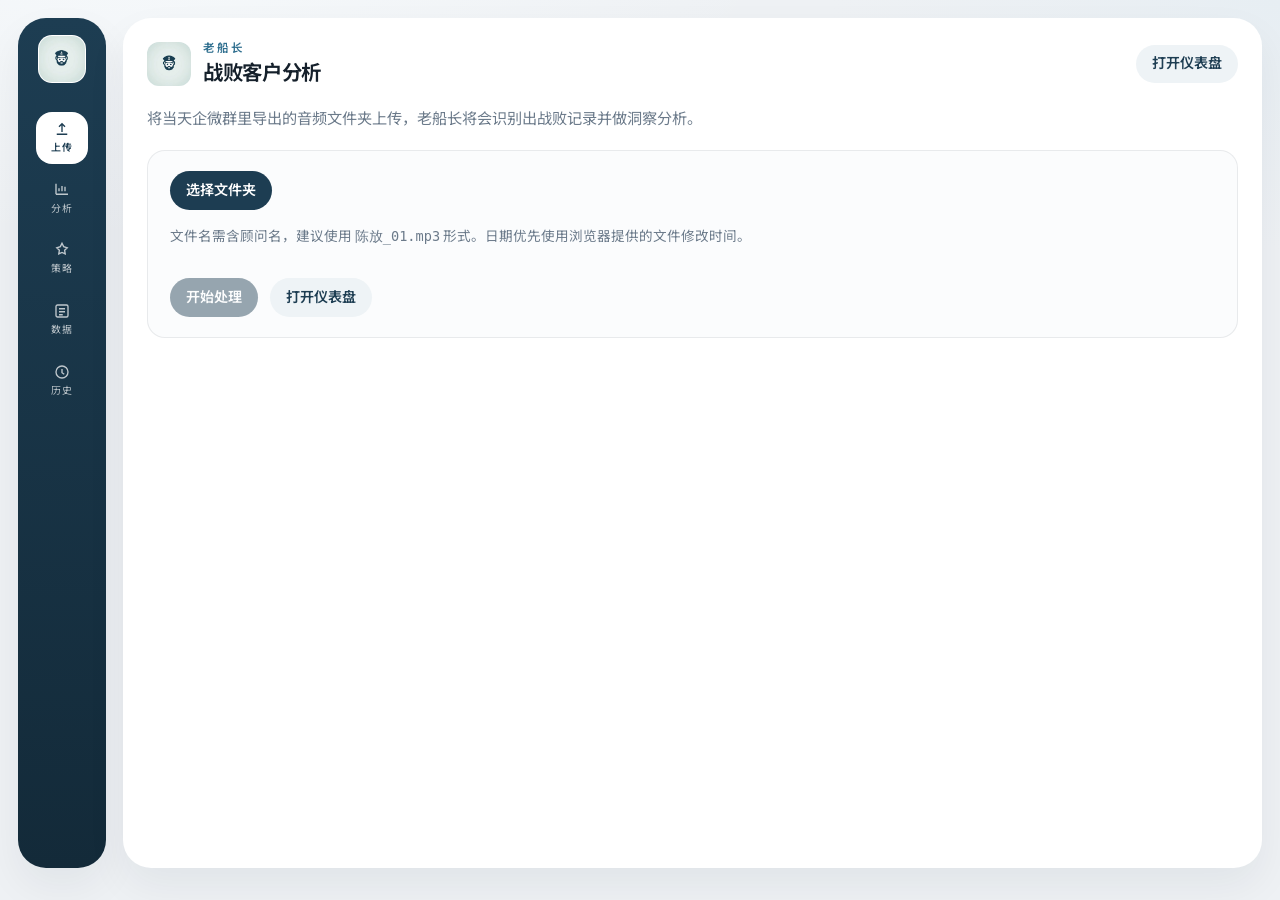
<file: templates/index.html>
<!DOCTYPE html>
<html lang="zh-CN">
<head>
  <meta charset="utf-8" />
  <meta name="viewport" content="width=device-width, initial-scale=1" />
  <title>老船长 — 战败客户分析</title>
  <link rel="preconnect" href="https://fonts.googleapis.com" />
  <link rel="preconnect" href="https://fonts.gstatic.com" crossorigin />
  <link href="https://fonts.googleapis.com/css2?family=IBM+Plex+Sans:wght@400;500;600;700&family=Noto+Sans+SC:wght@400;500;600;700&display=swap" rel="stylesheet" />
  <link rel="stylesheet" href="/static/app.css" />
</head>
<body>
  <div class="app-shell">
    <aside class="side-rail" aria-label="主导航">
      <a href="/" title="老船长">
        <img class="side-logo" src="/logo.png" width="48" height="48" alt="老船长" />
      </a>
      <nav class="side-nav">
        <a class="active" href="/" title="上传">
          <svg class="ico" viewBox="0 0 24 24" fill="none" stroke="currentColor" stroke-width="1.8"><path d="M12 16V5M8 9l4-4 4 4M5 19h14"/></svg>
          上传
        </a>
        <a href="/dashboard?section=analysis" title="当日分析">
          <svg class="ico" viewBox="0 0 24 24" fill="none" stroke="currentColor" stroke-width="1.8"><path d="M4 19V5M4 19h16M8 15v-4M12 15V8M16 15v-6"/></svg>
          分析
        </a>
        <a href="/dashboard?section=strategy" title="销售策略">
          <svg class="ico" viewBox="0 0 24 24" fill="none" stroke="currentColor" stroke-width="1.8"><path d="M12 3l2.2 4.5L19 9l-3.5 3.4.8 4.8L12 15.2 7.7 17.2l.8-4.8L5 9l4.8-1.5L12 3z"/></svg>
          策略
        </a>
        <a href="/dashboard?section=data" title="当日数据">
          <svg class="ico" viewBox="0 0 24 24" fill="none" stroke="currentColor" stroke-width="1.8"><rect x="4" y="4" width="16" height="16" rx="2"/><path d="M8 9h8M8 13h8M8 17h5"/></svg>
          数据
        </a>
        <a href="/dashboard?section=history" title="历史数据">
          <svg class="ico" viewBox="0 0 24 24" fill="none" stroke="currentColor" stroke-width="1.8"><circle cx="12" cy="12" r="8"/><path d="M12 8v5l3 2"/></svg>
          历史
        </a>
      </nav>
    </aside>

    <main class="main-panel">
      <div class="topbar">
        <div class="brand-lockup">
          <img src="/logo.png" width="44" height="44" alt="" />
          <div>
            <p class="name">老船长</p>
            <h1>战败客户分析</h1>
          </div>
        </div>
        <div class="top-actions">
          <a class="btn btn-soft" href="/dashboard">打开仪表盘</a>
        </div>
      </div>

      <p class="lead">将当天企微群里导出的音频文件夹上传，老船长将会识别出战败记录并做洞察分析。</p>

      <div class="upload-card">
        <label class="btn btn-primary" style="cursor:pointer;">
          <input type="file" id="folder" webkitdirectory multiple accept="audio/*,.mp3,.wav,.m4a,.webm,.mp4,.ogg,.flac" style="display:none;" />
          选择文件夹
        </label>
        <p class="meta">文件名需含顾问名，建议使用 <code>陈放_01.mp3</code> 形式。日期优先使用浏览器提供的文件修改时间。</p>
        <ul class="files" id="fileList"></ul>
        <div class="actions">
          <button type="button" class="btn btn-primary" id="submitBtn" disabled>开始处理</button>
          <a class="btn btn-soft" href="/dashboard">打开仪表盘</a>
        </div>
        <div id="status"></div>
      </div>
    </main>
  </div>

  <script>
    const folderInput = document.getElementById("folder");
    const submitBtn = document.getElementById("submitBtn");
    const statusEl = document.getElementById("status");
    const fileList = document.getElementById("fileList");

    let selectedFiles = [];

    function audioFilter(f) {
      const n = (f.name || "").toLowerCase();
      return /\.(mp3|wav|m4a|webm|mp4|mpeg|mpga|oga|ogg|flac)$/i.test(n);
    }

    folderInput.addEventListener("change", () => {
      selectedFiles = Array.from(folderInput.files || []).filter(audioFilter);
      fileList.innerHTML = selectedFiles.length
        ? "<li>" + selectedFiles.length + " 个音频文件</li>" + selectedFiles.slice(0, 8).map(f => "<li>" + (f.webkitRelativePath || f.name) + "</li>").join("") + (selectedFiles.length > 8 ? "<li>…</li>" : "")
        : "";
      submitBtn.disabled = selectedFiles.length === 0;
      statusEl.className = "";
      statusEl.textContent = "";
    });

    function setStatus(cls, text) {
      statusEl.className = "show " + cls;
      statusEl.textContent = text;
    }

    async function pollBatch(id) {
      const maxTries = 3600;
      for (let i = 0; i < maxTries; i++) {
        const r = await fetch("/api/batches/" + id);
        if (!r.ok) throw new Error("查询批次失败");
        const data = await r.json();
        if (data.status === "complete") {
          let msg =
            "处理完成。战败条数：" +
            data.losses.length +
            "\n语音识别通道：" +
            (data.asr_provider === "iflytek" ? "科大讯飞（IFLYTEK_*）" : "Whisper 兼容（ASR_*）");
          if (data.file_errors && data.file_errors.length) {
            msg +=
              "\n\n以下文件异常（" +
              data.file_errors.length +
              " 个），请对照排查：\n" +
              data.file_errors
                .map(function (e) {
                  return "• " + e.filename + "\n  " + e.message;
                })
                .join("\n");
          }
          msg += "\n\n可前往仪表盘查看表格与图表。";
          setStatus(data.file_errors && data.file_errors.length ? "err" : "done", msg);
          submitBtn.disabled = false;
          return;
        }
        if (data.status === "failed") {
          setStatus("err", "批次失败：" + (data.error_message || "未知错误"));
          submitBtn.disabled = false;
          return;
        }
        const sec = i + 1;
        setStatus(
          "processing",
          "处理中… 状态：" +
            data.status +
            "（已等待 " +
            sec +
            "s，约可等待至 60 分钟）\n" +
            "文件多时每条约 1～3 分钟属正常；请勿关闭本页。"
        );
        await new Promise((x) => setTimeout(x, 1000));
      }
      setStatus(
        "err",
        "本页等待已达 60 分钟上限，已停止轮询。\n" +
          "后台可能仍在处理：请打开「仪表盘」查看批次 #" +
          id +
          " 是否已变为完成；若仍为 processing，可继续等待后刷新仪表盘。"
      );
      submitBtn.disabled = false;
    }

    submitBtn.addEventListener("click", async () => {
      if (!selectedFiles.length) return;
      submitBtn.disabled = true;
      setStatus("processing", "正在上传…");
      const fd = new FormData();
      const meta = {};
      selectedFiles.forEach((f) => {
        fd.append("files", f, f.webkitRelativePath || f.name);
        meta[f.webkitRelativePath || f.name] = f.lastModified;
      });
      fd.append("meta", JSON.stringify(meta));

      try {
        const res = await fetch("/api/process", { method: "POST", body: fd });
        const body = await res.json().catch(() => ({}));
        if (!res.ok) {
          setStatus("err", body.detail || res.statusText || "上传失败");
          submitBtn.disabled = false;
          return;
        }
        setStatus("processing", "已创建批次 #" + body.batch_id + "，处理中（转写+抽取可能需要数分钟）…");
        await pollBatch(body.batch_id);
      } catch (e) {
        setStatus("err", String(e));
        submitBtn.disabled = false;
      }
    });
  </script>
</body>
</html>
</file>
<file: static/app.css>
:root {
  --bg: #eef1f4;
  --surface: #ffffff;
  --ink: #15202b;
  --muted: #6b7a8a;
  --line: rgba(21, 32, 43, 0.08);
  --navy: #1d3d52;
  --navy-soft: #27495f;
  --accent: #2f6f8f;
  --ok: #2f9e6b;
  --warn: #c9922a;
  --err: #c44b4b;
  --pastel-1: #f3efd8;
  --pastel-2: #dde9f4;
  --pastel-3: #f3e2ea;
  --pastel-4: #e8e6f4;
  --radius-lg: 28px;
  --radius-md: 18px;
  --shadow: 0 18px 40px rgba(21, 32, 43, 0.06);
  --font: "IBM Plex Sans", "Noto Sans SC", "PingFang SC", sans-serif;
}

* { box-sizing: border-box; }

body {
  margin: 0;
  min-height: 100vh;
  font-family: var(--font);
  color: var(--ink);
  background:
    radial-gradient(1200px 600px at 10% -10%, #f7fafc 0%, transparent 55%),
    radial-gradient(900px 500px at 100% 0%, #e7eef3 0%, transparent 50%),
    var(--bg);
  line-height: 1.5;
}

a { color: var(--accent); text-decoration: none; }
a:hover { text-decoration: underline; }

.app-shell {
  display: grid;
  grid-template-columns: 88px minmax(0, 1fr);
  gap: 1.1rem;
  max-width: 1280px;
  margin: 0 auto;
  padding: 1.1rem 1.1rem 2rem;
  min-height: 100vh;
}

.side-rail {
  background: linear-gradient(180deg, var(--navy) 0%, #132a39 100%);
  border-radius: var(--radius-lg);
  padding: 1.1rem 0.7rem;
  display: flex;
  flex-direction: column;
  align-items: center;
  gap: 1.4rem;
  box-shadow: var(--shadow);
}

.side-logo {
  width: 48px;
  height: 48px;
  border-radius: 14px;
  object-fit: cover;
  background: #fff;
  border: 1px solid rgba(255,255,255,.18);
}

.side-nav {
  display: flex;
  flex-direction: column;
  gap: 0.55rem;
  width: 100%;
  align-items: center;
}

.side-nav a {
  width: 52px;
  min-height: 52px;
  border-radius: 16px;
  color: rgba(255,255,255,.72);
  text-decoration: none;
  display: flex;
  flex-direction: column;
  align-items: center;
  justify-content: center;
  gap: 0.2rem;
  font-size: 0.62rem;
  letter-spacing: 0.02em;
  padding: 0.35rem 0.2rem;
  transition: background .15s ease, color .15s ease;
}

.side-nav a:hover {
  background: rgba(255,255,255,.08);
  color: #fff;
  text-decoration: none;
}

.side-nav a.active {
  background: #fff;
  color: var(--navy);
  font-weight: 600;
}

.side-nav .ico {
  width: 18px;
  height: 18px;
  display: block;
}

.main-panel {
  background: var(--surface);
  border-radius: var(--radius-lg);
  box-shadow: var(--shadow);
  padding: 1.35rem 1.5rem 1.75rem;
  min-width: 0;
}

.topbar {
  display: flex;
  flex-wrap: wrap;
  align-items: center;
  justify-content: space-between;
  gap: 0.75rem;
  margin-bottom: 1.15rem;
}

.brand-lockup {
  display: flex;
  align-items: center;
  gap: 0.75rem;
  min-width: 0;
}

.brand-lockup img {
  width: 44px;
  height: 44px;
  border-radius: 12px;
  object-fit: cover;
  background: #f3f6f8;
}

.brand-lockup .name {
  margin: 0;
  font-size: 0.72rem;
  letter-spacing: 0.16em;
  font-weight: 600;
  color: var(--accent);
}

.brand-lockup h1 {
  margin: 0.1rem 0 0;
  font-size: 1.28rem;
  font-weight: 650;
  letter-spacing: -0.02em;
}

.top-actions {
  display: flex;
  flex-wrap: wrap;
  gap: 0.55rem;
  align-items: center;
}

.btn {
  display: inline-flex;
  align-items: center;
  justify-content: center;
  gap: 0.35rem;
  border: none;
  border-radius: 999px;
  padding: 0.55rem 1rem;
  font: inherit;
  font-size: 0.88rem;
  font-weight: 600;
  cursor: pointer;
  text-decoration: none;
}

.btn:hover { text-decoration: none; filter: brightness(1.03); }

.btn-primary {
  background: var(--navy);
  color: #fff;
}

.btn-soft {
  background: #eef3f6;
  color: var(--navy);
}

.btn:disabled {
  opacity: 0.45;
  cursor: not-allowed;
  filter: none;
}

.lead {
  margin: 0 0 1.25rem;
  color: var(--muted);
  font-size: 0.95rem;
  max-width: 40rem;
}

.banner {
  margin-bottom: 1rem;
  padding: 0.7rem 0.95rem;
  border-radius: 14px;
  background: var(--pastel-2);
  color: var(--navy);
  font-size: 0.88rem;
}

.grid-stats {
  display: grid;
  grid-template-columns: repeat(4, minmax(0, 1fr));
  gap: 0.85rem;
  margin-bottom: 1.1rem;
}

.stat-card {
  border-radius: var(--radius-md);
  padding: 1rem 1.05rem;
  min-height: 104px;
  border: 1px solid var(--line);
}

.stat-card:nth-child(1) { background: var(--pastel-1); }
.stat-card:nth-child(2) { background: var(--pastel-2); }
.stat-card:nth-child(3) { background: var(--pastel-3); }
.stat-card:nth-child(4) { background: var(--pastel-4); }

.stat-card .k {
  font-size: 0.78rem;
  color: var(--muted);
}

.stat-card .v {
  margin-top: 0.45rem;
  font-size: 1.55rem;
  font-weight: 700;
  letter-spacing: -0.03em;
}

.hero-dark {
  background: linear-gradient(135deg, #1a3344 0%, #0f2230 55%, #1d3d52 100%);
  color: #fff;
  border-radius: var(--radius-md);
  padding: 1.25rem 1.35rem;
  margin-bottom: 1.1rem;
  position: relative;
  overflow: hidden;
}

.hero-dark::after {
  content: "";
  position: absolute;
  inset: auto -10% -40% 40%;
  height: 180%;
  background: radial-gradient(circle, rgba(255,255,255,.08), transparent 55%);
  pointer-events: none;
}

.hero-dark .eyebrow {
  margin: 0;
  opacity: 0.7;
  font-size: 0.78rem;
}

.hero-dark .title {
  margin: 0.35rem 0 0;
  font-size: 1.05rem;
  font-weight: 600;
}

.hero-dark .body {
  margin: 0.65rem 0 0;
  font-size: 0.92rem;
  opacity: 0.92;
  max-width: 52rem;
  position: relative;
  z-index: 1;
}

.row2 {
  display: grid;
  grid-template-columns: 1.2fr 0.8fr;
  gap: 1rem;
  margin-bottom: 1rem;
}

.card {
  background: #fbfcfd;
  border: 1px solid var(--line);
  border-radius: var(--radius-md);
  padding: 1rem 1.1rem;
}

.card h2 {
  margin: 0 0 0.75rem;
  font-size: 0.95rem;
  font-weight: 650;
}

.muted { color: var(--muted); font-size: 0.9rem; }

ul.clean {
  margin: 0;
  padding-left: 1.1rem;
  color: var(--muted);
  font-size: 0.9rem;
}

ul.clean li { margin-bottom: 0.4rem; color: var(--ink); }

.badge {
  display: inline-flex;
  align-items: center;
  padding: 0.2rem 0.55rem;
  border-radius: 999px;
  background: #eef3f6;
  color: var(--navy);
  font-size: 0.72rem;
  font-weight: 600;
}

.table-wrap { overflow-x: auto; }

table.data {
  width: 100%;
  border-collapse: collapse;
  font-size: 0.82rem;
}

table.data th,
table.data td {
  text-align: left;
  padding: 0.55rem 0.45rem;
  border-bottom: 1px solid var(--line);
  vertical-align: top;
}

table.data th {
  color: var(--muted);
  font-weight: 600;
}

.history-list {
  display: grid;
  gap: 0.75rem;
}

.history-item {
  display: flex;
  justify-content: space-between;
  gap: 1rem;
  align-items: center;
  padding: 1rem 1.1rem;
  border-radius: var(--radius-md);
  border: 1px solid var(--line);
  background: #fbfcfd;
  text-decoration: none;
  color: inherit;
}

.history-item:hover {
  border-color: rgba(29, 61, 82, 0.25);
  text-decoration: none;
}

.history-item .t { font-weight: 650; }
.history-item .s { color: var(--muted); font-size: 0.85rem; margin-top: 0.2rem; }

.upload-card {
  border: 1px solid var(--line);
  border-radius: var(--radius-md);
  padding: 1.25rem 1.35rem;
  background: #fbfcfd;
}

.meta { margin-top: 1rem; font-size: 0.85rem; color: var(--muted); }
.actions { margin-top: 1.15rem; display: flex; flex-wrap: wrap; gap: 0.75rem; align-items: center; }

#status {
  margin-top: 1.15rem;
  padding: 0.85rem 1rem;
  border-radius: 14px;
  background: #f3f6f8;
  font-size: 0.88rem;
  white-space: pre-wrap;
  display: none;
}
#status.show { display: block; }
#status.processing { border-left: 4px solid var(--warn); }
#status.done { border-left: 4px solid var(--ok); }
#status.err { border-left: 4px solid var(--err); }

ul.files {
  margin: 0.5rem 0 0;
  padding-left: 1.1rem;
  color: var(--muted);
  font-size: 0.82rem;
  max-height: 140px;
  overflow: auto;
}

@media (max-width: 960px) {
  .app-shell {
    grid-template-columns: 1fr;
    padding: 0.85rem;
  }
  .side-rail {
    flex-direction: row;
    justify-content: space-between;
    padding: 0.75rem 0.85rem;
  }
  .side-nav {
    flex-direction: row;
    width: auto;
    flex-wrap: wrap;
    justify-content: flex-end;
  }
  .side-nav a {
    width: auto;
    min-height: 42px;
    flex-direction: row;
    gap: 0.35rem;
    padding: 0.35rem 0.65rem;
    font-size: 0.72rem;
  }
  .grid-stats { grid-template-columns: repeat(2, minmax(0, 1fr)); }
  .row2 { grid-template-columns: 1fr; }
}

@media (max-width: 560px) {
  .grid-stats { grid-template-columns: 1fr; }
}
</file>
